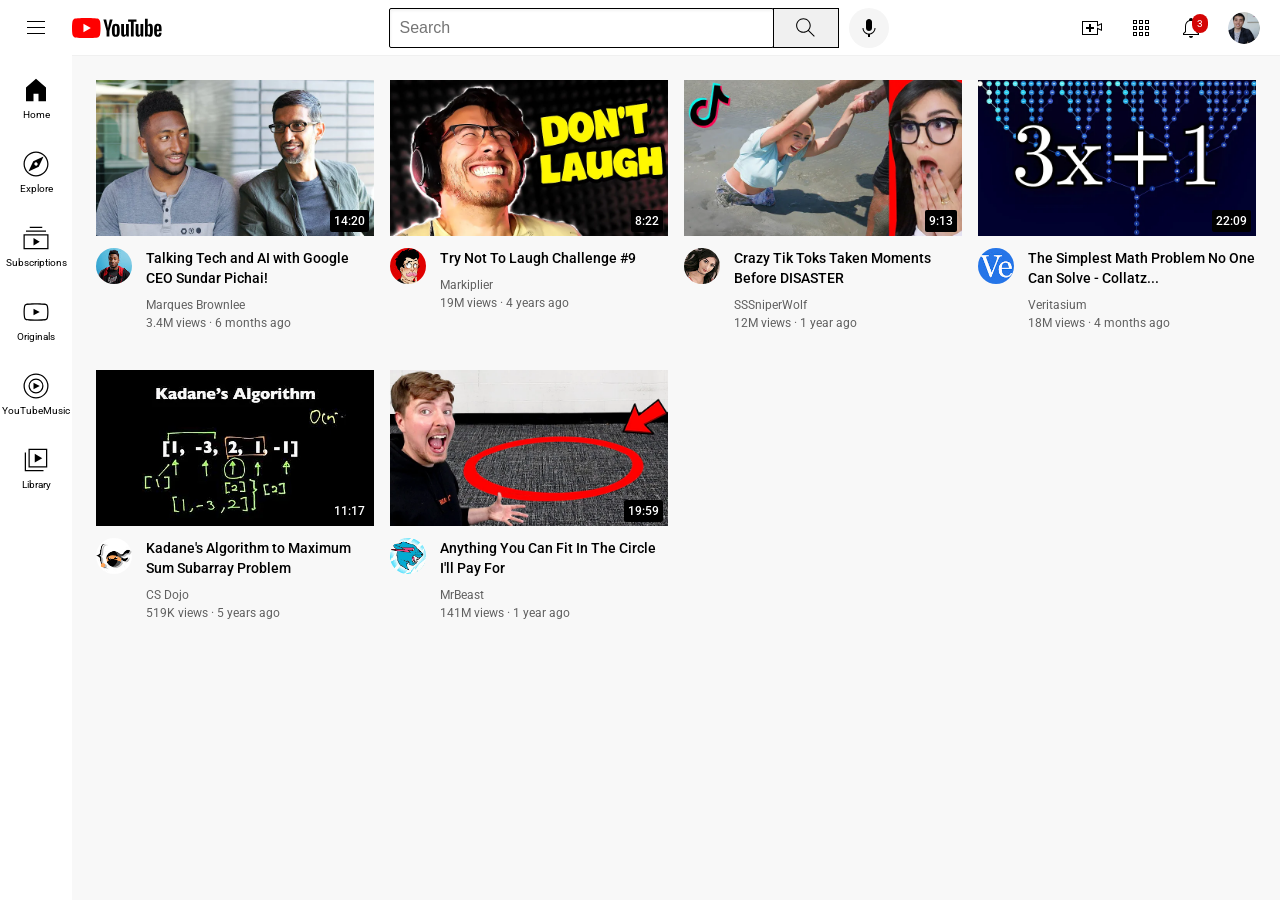
<file: index.html>
<!DOCTYPE html>
<html>
  <head>
    <title>YouTube.com Clone</title>
    <link rel="preconnect" href="https://fonts.googleapis.com">
    <link rel="preconnect" href="https://fonts.gstatic.com" crossorigin>
    <link href="https://fonts.googleapis.com/css2?family=Roboto:ital,wght@0,100;0,300;0,400;0,500;0,700;0,900;1,100;1,300;1,400;1,500;1,700;1,900&display=swap" rel="stylesheet">

    <link rel="stylesheet" href="styles/general.css">
    <link rel="stylesheet" href="styles/header.css">
    <link rel="stylesheet" href="styles/video.css">
    <link rel="stylesheet" href="styles/sidebar.css">
  </head>
  <body>
    <div class="header">
      <div class="left-section">
        <img class="hamburger-menu" src="icons/hamburger-menu.svg">
        <img class="youtube-logo" src="icons/youtube-logo.svg">
      </div>
      <div class="middle-section"><input class="search-bar" type="text" placeholder="Search">
          <button class="search-button">
          <img class="search-icon" src="icons/search.svg">
          <div class="tooltip">Search</div>
          </button>
          <button class="voice-search-button">
          <img class="voice-search-icon" src="icons/voice-search-icon.svg">
          <div class="tooltip">Search with your voice</div>
          </button>
        </div>
      <div class="right-section">
        <div class="upload-icon-container">
          <img class="upload-icon" src="icons/upload.svg">
          <div class="tooltip">Create</div>
        </div>
        <div class="youtube-apps-icon-container">
          <img class="youtube-apps-icon" src="icons/youtube-apps.svg">
          <div class="tooltip">YouTube apps</div>
        </div>
       <div class="notifications-icon-container">
        <div class="notifications-icon-container">
          <img class="notifications-icon" src="icons/notifications.svg">
        <div class="tooltip">Notifications</div>
        </div>
        <div class="notifications-count">3</div>
       </div>
       <img class="current-user-picture" src="channel-pictures/my-channel.jpeg">
      </div>
    </div>

      <div class="sidebar">
        <div class="sidebar-link">
          <img src="icons/home.svg">
          <div>Home</div>
        </div>
        <div class="sidebar-link">
          <img src="icons/explore.svg">
          <div>Explore</div>
        </div>
        <div class="sidebar-link">
          <img src="icons/subscriptions.svg">
          <div>Subscriptions</div>
        </div>
        <div class="sidebar-link">
          <img src="icons/originals.svg">
          <div>Originals</div>
        </div>
        <div class="sidebar-link">
          <img src="icons/youtube-music.svg">
          <div>YouTubeMusic</div>
        </div>
        <div class="sidebar-link">
          <img src="icons/library.svg">
          <div>Library</div>
        </div>
      </div>
    
      <div class="video-grid">
        <div class="video-preview">
          <div class="thumbnail-row">
            <img class="thumbnail" src="thumbnails/thumbnail-1 (1).webp">
            <div class="video-time">14:20</div>
          </div>
          
          <div class="video-info-grid">
              <div class="channel-picture">
                <img class="profile-picture" src="channel-pictures/channel-1.jpeg">
              </div>
            <div class="video-info">
              <p class="video-title">
              Talking Tech and AI with Google CEO Sundar Pichai!
              </p>
              <p class="video-author">
              Marques Brownlee
              </p>
              <p class="video-stat">
              3.4M views &#183; 6 months ago
              </p>
            </div> 
        </div>
      </div>

      <div class="video-preview">
        <div class="thumbnail-row">
              <img class="thumbnail" src="thumbnails/thumbnail-2.webp">
              <div class="video-time">8:22</div>
            </div>
          <div class="video-info-grid">
            <div class="channel-picture">
            <img class="profile-picture" src="channel-pictures/channel-2.jpeg">
            </div>
            <div class="video-info">
            <p class="video-title">
              Try Not To Laugh Challenge #9
            </p>
            <p class="video-author">
              Markiplier
            </p>
            <p class="video-stat">
              19M views &#183; 4 years ago
            </p>
          </div> 
        </div> 
      </div>

      <div class="video-preview">
        <div class="thumbnail-row">
          <img class="thumbnail" src="thumbnails/thumbnail-3.webp">
          <div class="video-time">9:13</div>
        </div>
        <div class="video-info-grid">
            <div class="channel-picture">
              <img class="profile-picture" src="channel-pictures/channel-3.jpeg">
            </div>
          <div class="video-info">
            <p class="video-title">
            Crazy Tik Toks Taken Moments Before DISASTER
            </p>
            <p class="video-author">
              SSSniperWolf
            </p>
            <p class="video-stat">
              12M views &#183; 1 year ago
            </p>
          </div> 
      </div>
    </div>

  <div class="video-preview">
    <div class="thumbnail-row">
          <img class="thumbnail" src="thumbnails/thumbnail-4.webp">
          <div class="video-time">22:09</div>
        </div>
      <div class="video-info-grid">
        <div class="channel-picture">
        <img class="profile-picture" src="channel-pictures/channel-4.jpeg">
        </div>
        <div class="video-info">
        <p class="video-title">
          The Simplest Math Problem No One Can Solve - Collatz&#46;&#46;&#46;
        </p>
        <p class="video-author">
          Veritasium
        </p>
        <p class="video-stat">
          18M views &#183; 4 months ago
        </p>
      </div> 
    </div> 
  </div>

  <div class="video-preview">
    <div class="thumbnail-row">
      <img class="thumbnail" src="thumbnails/thumbnail-5.webp">
      <div class="video-time">11:17</div>
    </div>
    <div class="video-info-grid">
        <div class="channel-picture">
          <img class="profile-picture" src="channel-pictures/channel-5.jpeg">
        </div>
      <div class="video-info">
        <p class="video-title">
          Kadane's Algorithm to Maximum Sum Subarray Problem
        </p>
        <p class="video-author">
          CS Dojo
        </p>
        <p class="video-stat">
          519K views &#183; 5 years ago
        </p>
      </div> 
  </div>
</div>

<div class="video-preview">
  <div class="thumbnail-row">
        <img class="thumbnail" src="thumbnails/thumbnail-6.webp">
        <div class="video-time">19:59</div>
      </div>
    <div class="video-info-grid">
      <div class="channel-picture">
      <img class="profile-picture" src="channel-pictures/channel-6.jpeg">
      </div>
      <div class="video-info">
      <p class="video-title">
        Anything You Can Fit In The Circle I&#39;ll Pay For
      </p>
      <p class="video-author">
        MrBeast
      </p>
      <p class="video-stat">
        141M views &#183; 1 year ago
      </p>
    </div> 
  </div> 
</div>
    </div>

    
  </body>
</html>
</file>
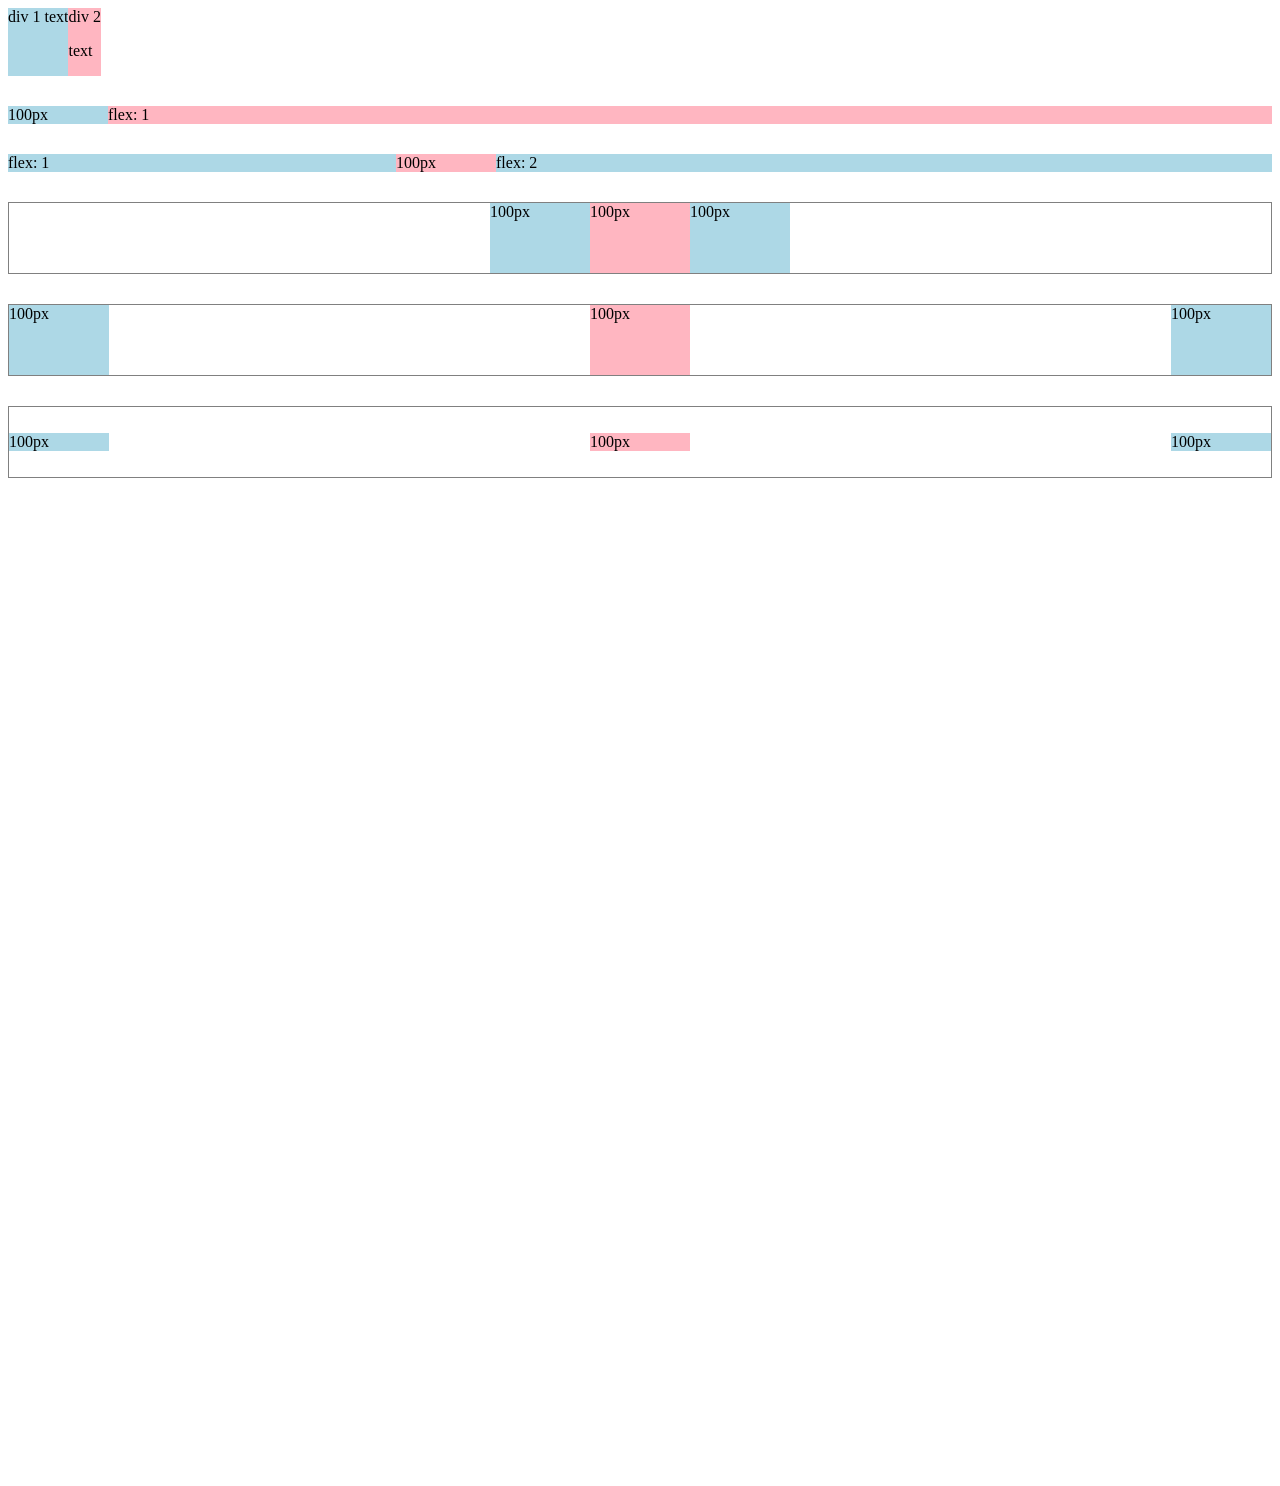
<file: flexbox.html>
<!DOCTYPE html>
<html>
  <head>
    <title>Flexbox Practice</title>
  </head>
  <body style="padding-bottom: 1000px;">
    <div style="
      display: flex;
      flex-direction: row;">
      <div style="background-color: lightblue;">div 1 text</div>
      <div style="background-color: lightpink;">div 2 <p>text</p></div>
    </div>
        <div style="
        margin-top: 30px;
        display: flex;
        flex-direction: row;">
        <div style="background-color: lightblue; width: 100px;">100px</div>
        <div style="background-color: lightpink; flex: 1;">flex: 1</div>
        </div>
      <div style="
        margin-top: 30px;
        display: flex;
        flex-direction: row;">
        <div style="background-color: lightblue; flex: 1;">flex: 1</div>
        <div style="background-color: lightpink; width: 100px;">100px</div>
        <div style="background-color: lightblue; flex: 2;">flex: 2</div>
      </div>

        <div style="
          margin-top: 30px;
          height: 70px;
          border-width: 1px;
          border-style: solid;
          border-color: gray;
          display: flex;
          flex-direction: row;
          justify-content: center;">
          <div style="background-color: lightblue; width: 100px;">100px</div>
          <div style="background-color: lightpink; width: 100px;">100px</div>
          <div style="background-color: lightblue; width: 100px;">100px</div>
        </div>

          <div style="
            margin-top: 30px;
            height: 70px;
            border-width: 1px;
            border-style: solid;
            border-color: gray;
            display: flex;
            flex-direction: row;
            justify-content: space-between;">
            <div style="background-color: lightblue; width: 100px;">100px</div>
            <div style="background-color: lightpink; width: 100px;">100px</div>
            <div style="background-color: lightblue; width: 100px;">100px</div>
          </div>

            <div style="
              margin-top: 30px;
              height: 70px;
              border-width: 1px;
              border-style: solid;
              border-color: gray;
              display: flex;
              flex-direction: row;
              justify-content: space-between;
              align-items: center;">
              <div style="background-color: lightblue; width: 100px;">100px</div>
              <div style="background-color: lightpink; width: 100px;">100px</div>
              <div style="background-color: lightblue; width: 100px;">100px</div>
            </div>
  </body>
</html>
</file>
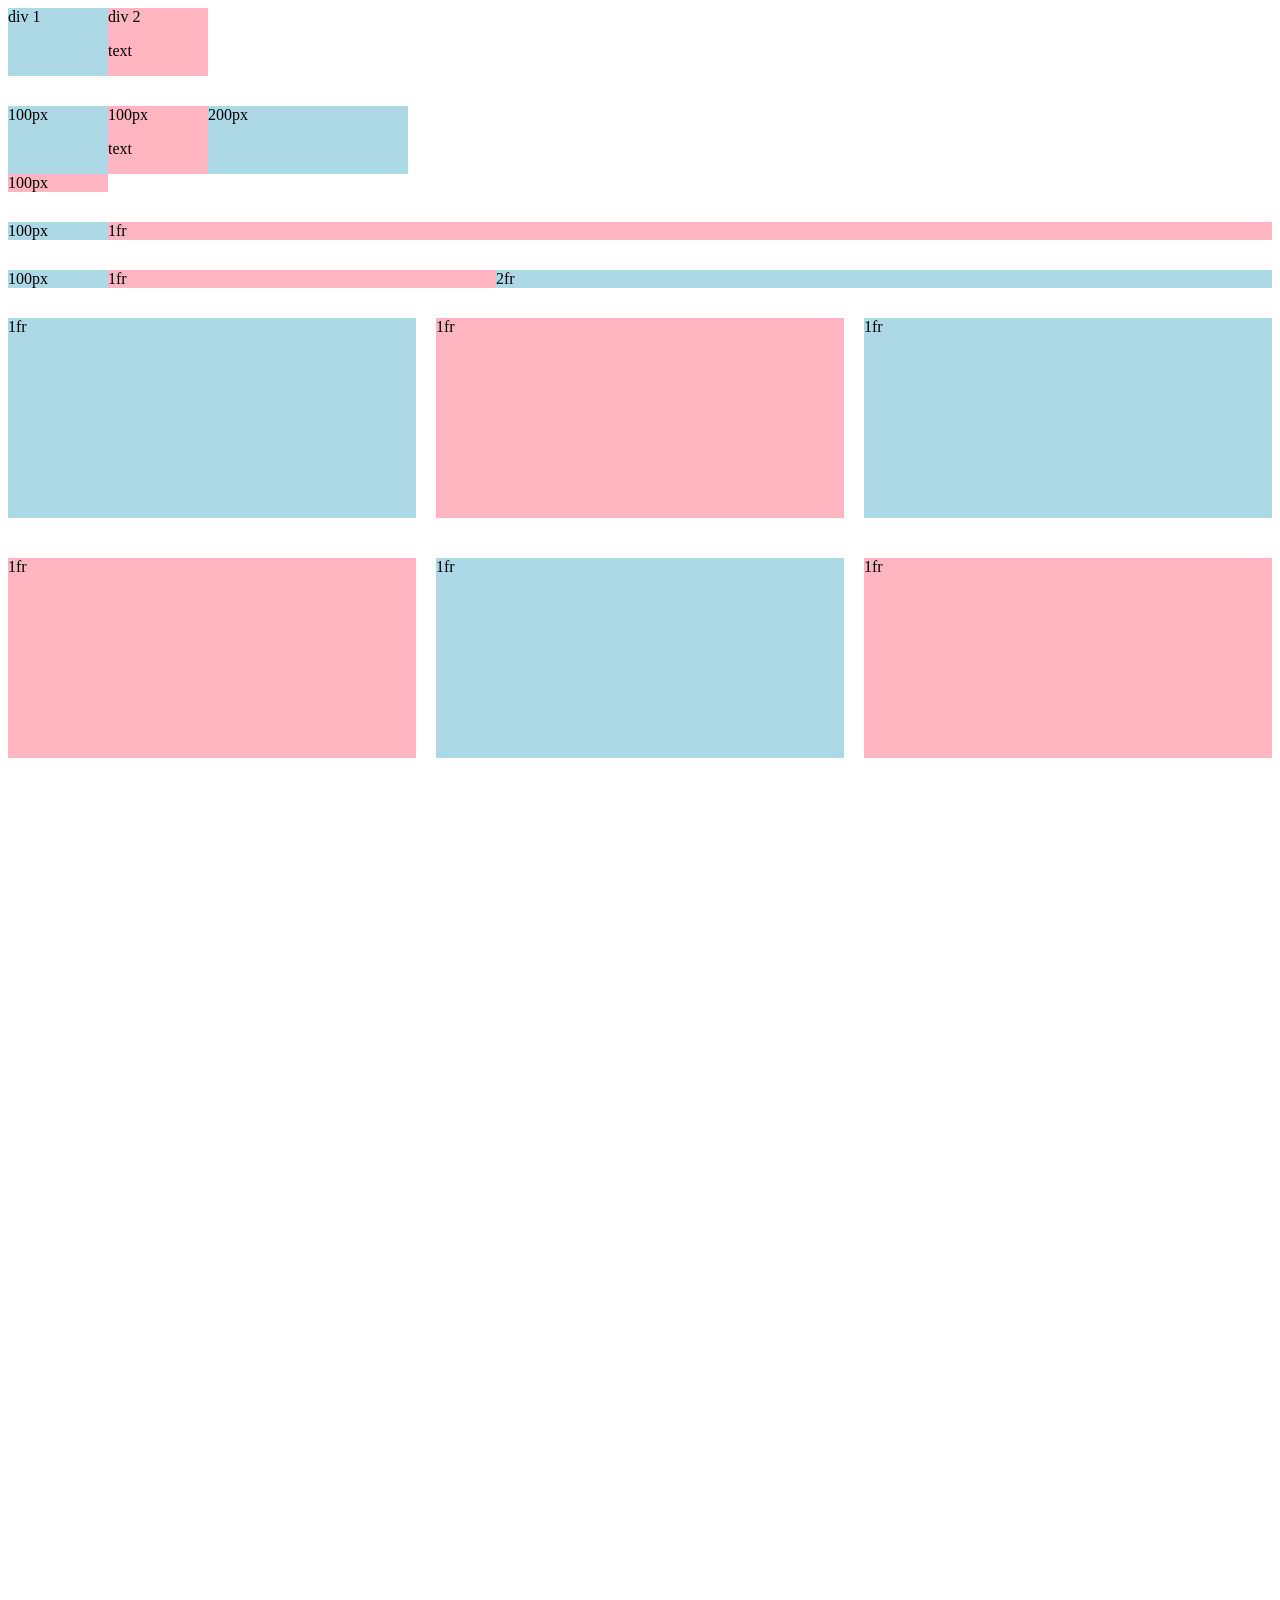
<file: grid.html>
<!DOCTYPE html>
<html>
  <head>
    <title>Grid Practice</title>
  </head>
  <body style="padding-bottom: 1000px;">
    <div style="
      display: grid;
      grid-template-columns: 100px 100px;">
      <div style="background-color: lightblue;">div 1</div>
      <div style="background-color: lightpink;">div 2 <p>text</p></div>
    </div>

    <div style="
      display: grid;
      grid-template-columns: 100px 100px 200px;
      margin-top: 30px;">
      <div style="background-color: lightblue;">100px</div>
      <div style="background-color: lightpink;">100px <p>text</p></div>
      <div style="background-color: lightblue;">200px</div>
      <div style="background-color: lightpink;">100px</div>
    </div>

    <div style="
    display: grid;
    grid-template-columns: 100px 1fr;
    margin-top: 30px;">
      <div style="background-color: lightblue;">100px</div>
      <div style="background-color: lightpink;">1fr</div>
    </div>

    <div style="
      display: grid;
      grid-template-columns: 100px 1fr 2fr;
      margin-top: 30px;">
        <div style="background-color: lightblue;">100px</div>
        <div style="background-color: lightpink;">1fr</div>
        <div style="background-color: lightblue;">2fr</div>
    </div>

        <div style="
        display: grid;
        grid-template-columns: 1fr 1fr 1fr;
        margin-top: 30px;
        column-gap: 20px;
        row-gap: 40px;">
          <div style="background-color: lightblue; height: 200px;">1fr</div>
          <div style="background-color: lightpink; height: 200px">1fr</div>
          <div style="background-color: lightblue; height: 200px">1fr</div>
          <div style="background-color: lightpink; height: 200px">1fr</div>
          <div style="background-color: lightblue; height: 200px">1fr</div>
          <div style="background-color: lightpink; height: 200px">1fr</div>
        </div>
</body>
</html>
</file>
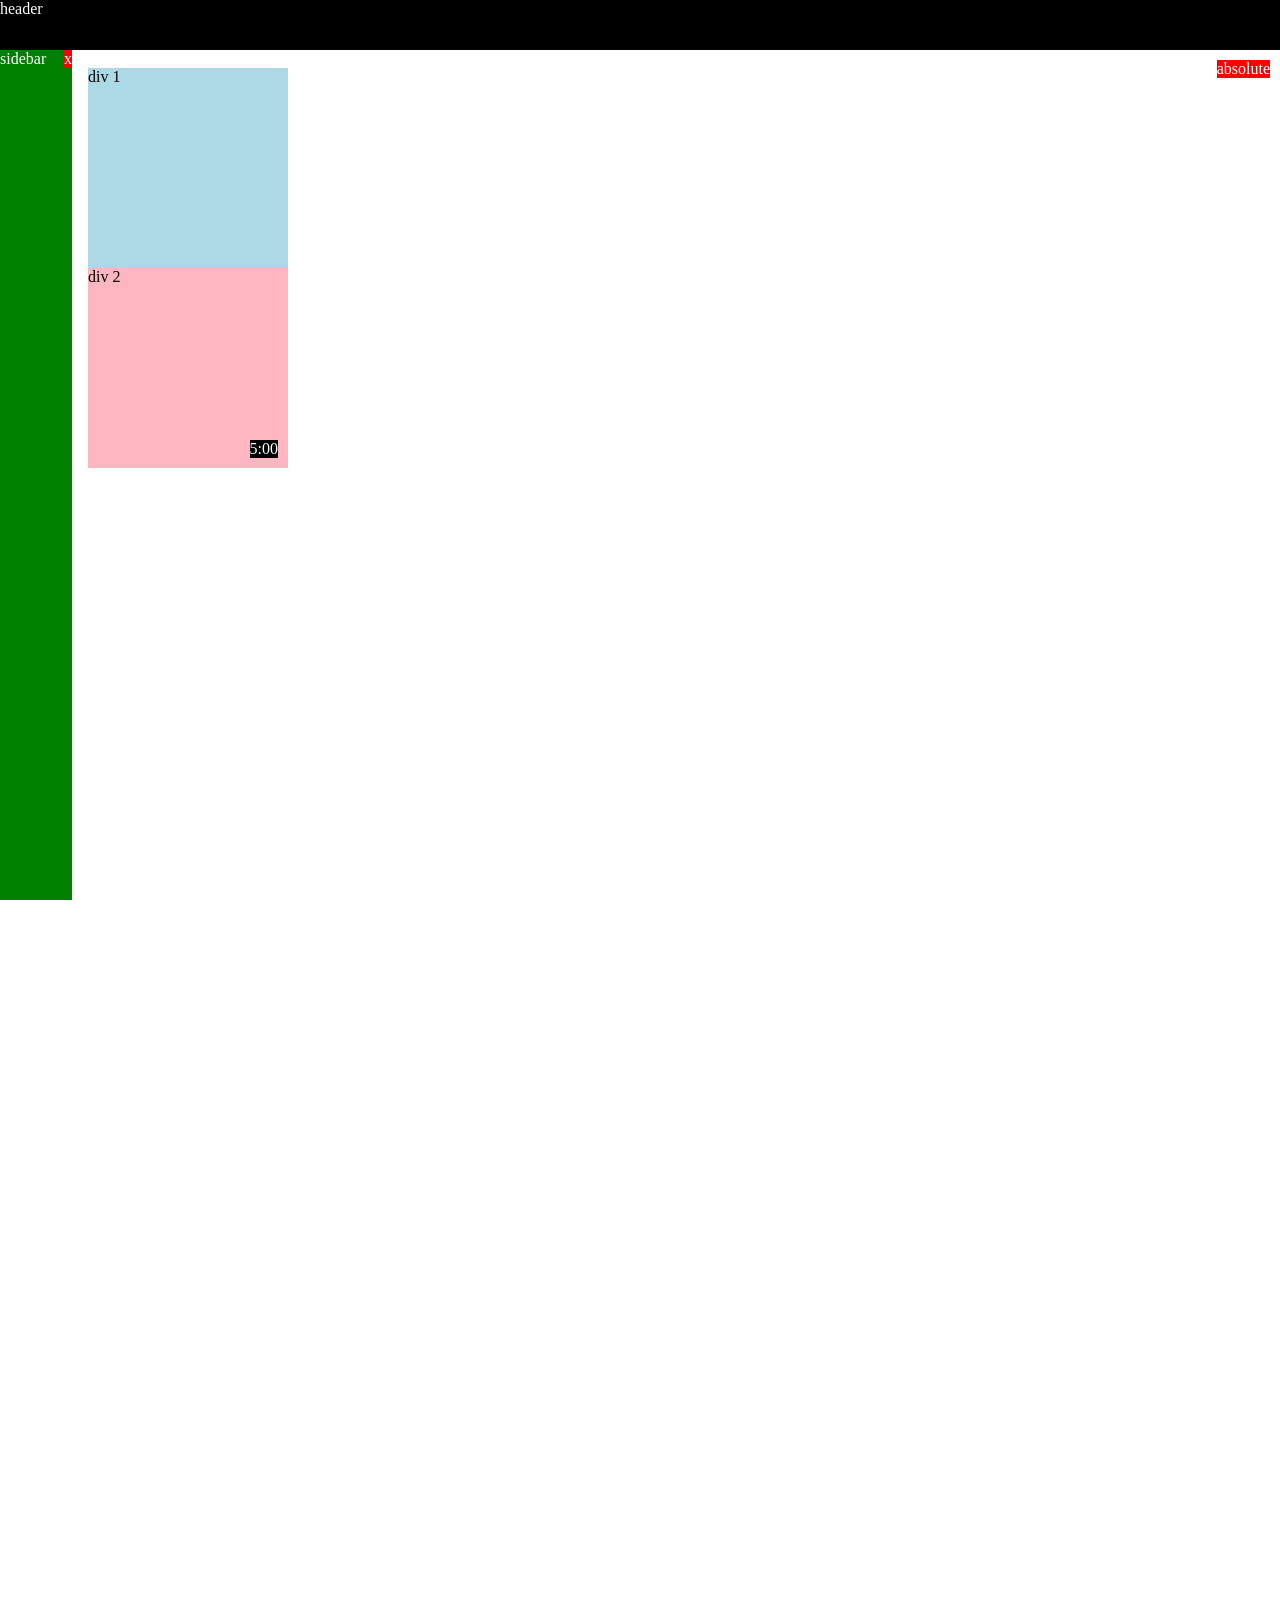
<file: position.html>
<!DOCTYPE html>
<html>
  <head>
    <title>Position Practice</title>
  </head>
  <body style="
    height: 3000px;
    padding-top: 60px;
    padding-left: 80px;">
    <div style="
      background-color:black;
      color: white;
      position: fixed;
      top: 0;
      left: 0;
      right: 0;
      height: 50px;
      z-index: 100;
      ">header
    </div>

    <div style="
      background-color: green;
      color: white;
      position: fixed;
      left: 0;
      bottom: 0;
      top: 50px;
      width: 72px;">
        sidebar

        <div style="
        position: absolute;
        background-color: red;
        color: white;
        top: 0;
        right: 0;">
          x
      </div>
    </div>

      <div style="
        position: absolute;
        background-color: red;
        color: white;
        top: 60px;
        right: 10px;">
          absolute
      </div>

    <div style="
      background-color: lightblue;
      height: 200px;
      width: 200px;
      position: static;
      ">div 1
    </div>
    <div style="
      background-color: lightpink;
      height: 200px;
      width: 200px;
      position: relative;"


      
      >div 2

      <div style="
        position: absolute;
        background-color: black;
        color: white;
        bottom: 10px;
        right: 10px;">
          5:00
        </div>
    </div>
  </body>
</html>
</file>
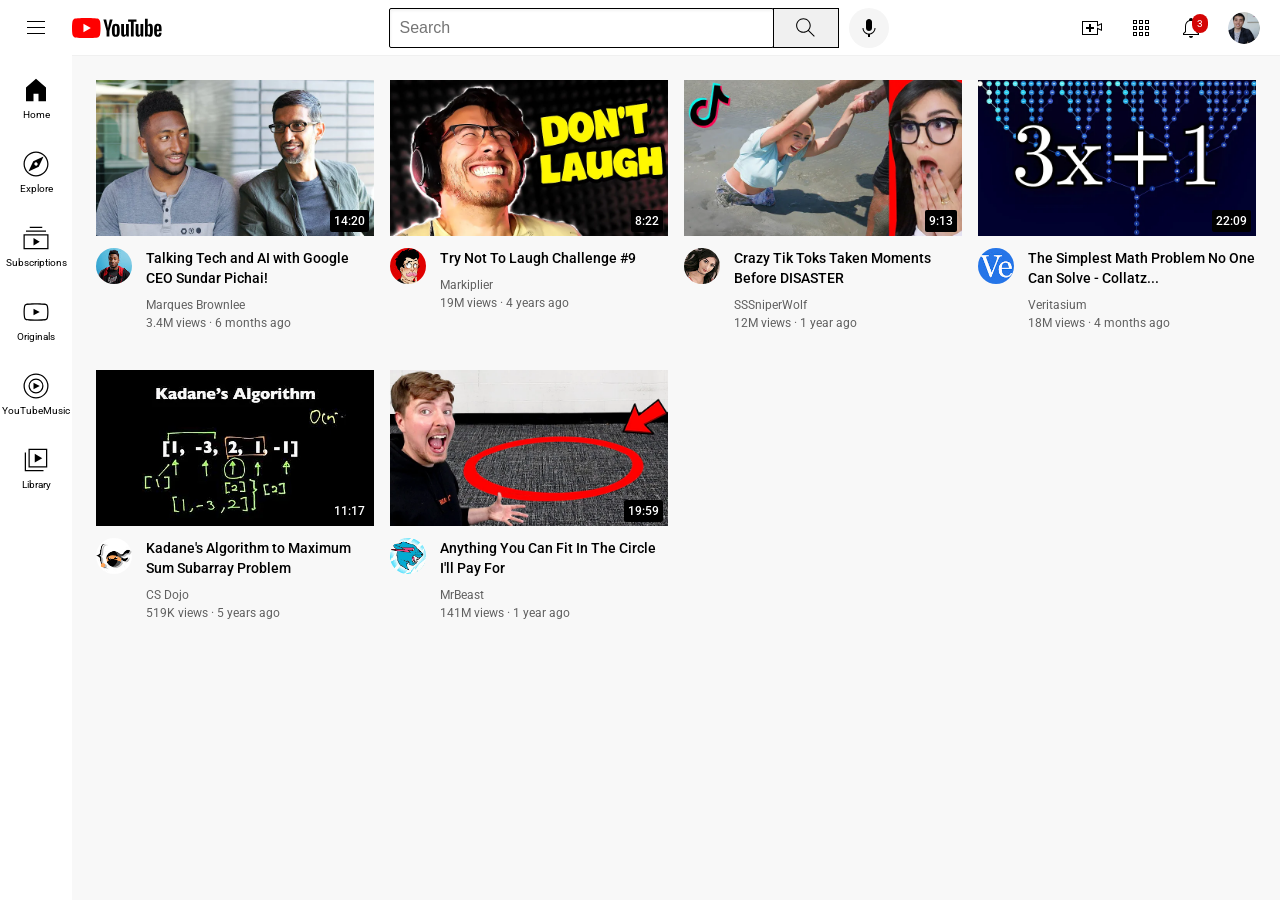
<file: youtube.html>
<!DOCTYPE html>
<html>
  <head>
    <title>YouTube.com Clone</title>
    <link rel="preconnect" href="https://fonts.googleapis.com">
    <link rel="preconnect" href="https://fonts.gstatic.com" crossorigin>
    <link href="https://fonts.googleapis.com/css2?family=Roboto:ital,wght@0,100;0,300;0,400;0,500;0,700;0,900;1,100;1,300;1,400;1,500;1,700;1,900&display=swap" rel="stylesheet">

    <link rel="stylesheet" href="styles/general.css">
    <link rel="stylesheet" href="styles/header.css">
    <link rel="stylesheet" href="styles/video.css">
    <link rel="stylesheet" href="styles/sidebar.css">
  </head>
  <body>
    <div class="header">
      <div class="left-section">
        <img class="hamburger-menu" src="icons/hamburger-menu.svg">
        <img class="youtube-logo" src="icons/youtube-logo.svg">
      </div>
      <div class="middle-section"><input class="search-bar" type="text" placeholder="Search">
          <button class="search-button">
          <img class="search-icon" src="icons/search.svg">
          <div class="tooltip">Search</div>
          </button>
          <button class="voice-search-button">
          <img class="voice-search-icon" src="icons/voice-search-icon.svg">
          <div class="tooltip">Search with your voice</div>
          </button>
        </div>
      <div class="right-section">
        <div class="upload-icon-container">
          <img class="upload-icon" src="icons/upload.svg">
          <div class="tooltip">Create</div>
        </div>
        <div class="youtube-apps-icon-container">
          <img class="youtube-apps-icon" src="icons/youtube-apps.svg">
          <div class="tooltip">YouTube apps</div>
        </div>
       <div class="notifications-icon-container">
        <div class="notifications-icon-container">
          <img class="notifications-icon" src="icons/notifications.svg">
        <div class="tooltip">Notifications</div>
        </div>
        <div class="notifications-count">3</div>
       </div>
       <img class="current-user-picture" src="channel-pictures/my-channel.jpeg">
      </div>
    </div>

      <div class="sidebar">
        <div class="sidebar-link">
          <img src="icons/home.svg">
          <div>Home</div>
        </div>
        <div class="sidebar-link">
          <img src="icons/explore.svg">
          <div>Explore</div>
        </div>
        <div class="sidebar-link">
          <img src="icons/subscriptions.svg">
          <div>Subscriptions</div>
        </div>
        <div class="sidebar-link">
          <img src="icons/originals.svg">
          <div>Originals</div>
        </div>
        <div class="sidebar-link">
          <img src="icons/youtube-music.svg">
          <div>YouTubeMusic</div>
        </div>
        <div class="sidebar-link">
          <img src="icons/library.svg">
          <div>Library</div>
        </div>
      </div>
    
      <div class="video-grid">
        <div class="video-preview">
          <div class="thumbnail-row">
            <img class="thumbnail" src="thumbnails/thumbnail-1 (1).webp">
            <div class="video-time">14:20</div>
          </div>
          
          <div class="video-info-grid">
              <div class="channel-picture">
                <img class="profile-picture" src="channel-pictures/channel-1.jpeg">
              </div>
            <div class="video-info">
              <p class="video-title">
              Talking Tech and AI with Google CEO Sundar Pichai!
              </p>
              <p class="video-author">
              Marques Brownlee
              </p>
              <p class="video-stat">
              3.4M views &#183; 6 months ago
              </p>
            </div> 
        </div>
      </div>

      <div class="video-preview">
        <div class="thumbnail-row">
              <img class="thumbnail" src="thumbnails/thumbnail-2.webp">
              <div class="video-time">8:22</div>
            </div>
          <div class="video-info-grid">
            <div class="channel-picture">
            <img class="profile-picture" src="channel-pictures/channel-2.jpeg">
            </div>
            <div class="video-info">
            <p class="video-title">
              Try Not To Laugh Challenge #9
            </p>
            <p class="video-author">
              Markiplier
            </p>
            <p class="video-stat">
              19M views &#183; 4 years ago
            </p>
          </div> 
        </div> 
      </div>

      <div class="video-preview">
        <div class="thumbnail-row">
          <img class="thumbnail" src="thumbnails/thumbnail-3.webp">
          <div class="video-time">9:13</div>
        </div>
        <div class="video-info-grid">
            <div class="channel-picture">
              <img class="profile-picture" src="channel-pictures/channel-3.jpeg">
            </div>
          <div class="video-info">
            <p class="video-title">
            Crazy Tik Toks Taken Moments Before DISASTER
            </p>
            <p class="video-author">
              SSSniperWolf
            </p>
            <p class="video-stat">
              12M views &#183; 1 year ago
            </p>
          </div> 
      </div>
    </div>

  <div class="video-preview">
    <div class="thumbnail-row">
          <img class="thumbnail" src="thumbnails/thumbnail-4.webp">
          <div class="video-time">22:09</div>
        </div>
      <div class="video-info-grid">
        <div class="channel-picture">
        <img class="profile-picture" src="channel-pictures/channel-4.jpeg">
        </div>
        <div class="video-info">
        <p class="video-title">
          The Simplest Math Problem No One Can Solve - Collatz&#46;&#46;&#46;
        </p>
        <p class="video-author">
          Veritasium
        </p>
        <p class="video-stat">
          18M views &#183; 4 months ago
        </p>
      </div> 
    </div> 
  </div>

  <div class="video-preview">
    <div class="thumbnail-row">
      <img class="thumbnail" src="thumbnails/thumbnail-5.webp">
      <div class="video-time">11:17</div>
    </div>
    <div class="video-info-grid">
        <div class="channel-picture">
          <img class="profile-picture" src="channel-pictures/channel-5.jpeg">
        </div>
      <div class="video-info">
        <p class="video-title">
          Kadane's Algorithm to Maximum Sum Subarray Problem
        </p>
        <p class="video-author">
          CS Dojo
        </p>
        <p class="video-stat">
          519K views &#183; 5 years ago
        </p>
      </div> 
  </div>
</div>

<div class="video-preview">
  <div class="thumbnail-row">
        <img class="thumbnail" src="thumbnails/thumbnail-6.webp">
        <div class="video-time">19:59</div>
      </div>
    <div class="video-info-grid">
      <div class="channel-picture">
      <img class="profile-picture" src="channel-pictures/channel-6.jpeg">
      </div>
      <div class="video-info">
      <p class="video-title">
        Anything You Can Fit In The Circle I&#39;ll Pay For
      </p>
      <p class="video-author">
        MrBeast
      </p>
      <p class="video-stat">
        141M views &#183; 1 year ago
      </p>
    </div> 
  </div> 
</div>
    </div>

    
  </body>
</html>
</file>
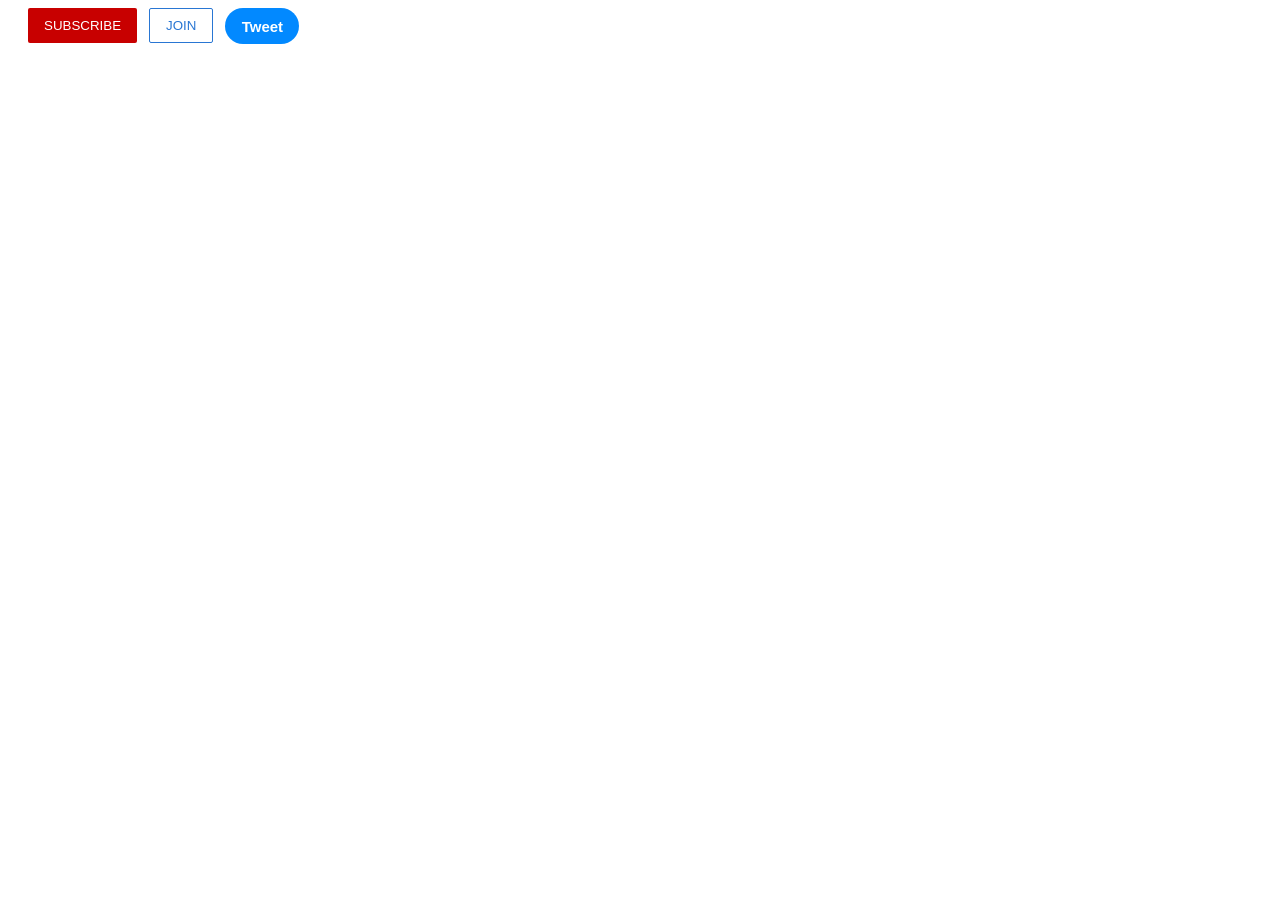
<file: intro-to-html/button.html>
<!DOCTYPE html>
<html>
  <head>
       <title>Button Practice</title>
    <link rel="stylesheet" href="styles/buttons.css">
  </head>
    <body>
      <button class="subscribe-button">
        SUBSCRIBE
      </button>
      <button class="join-button">
        JOIN
      </button>
      <button class="tweet-button">
        Tweet
      </button> 
    </body>
 
</html>
</file>
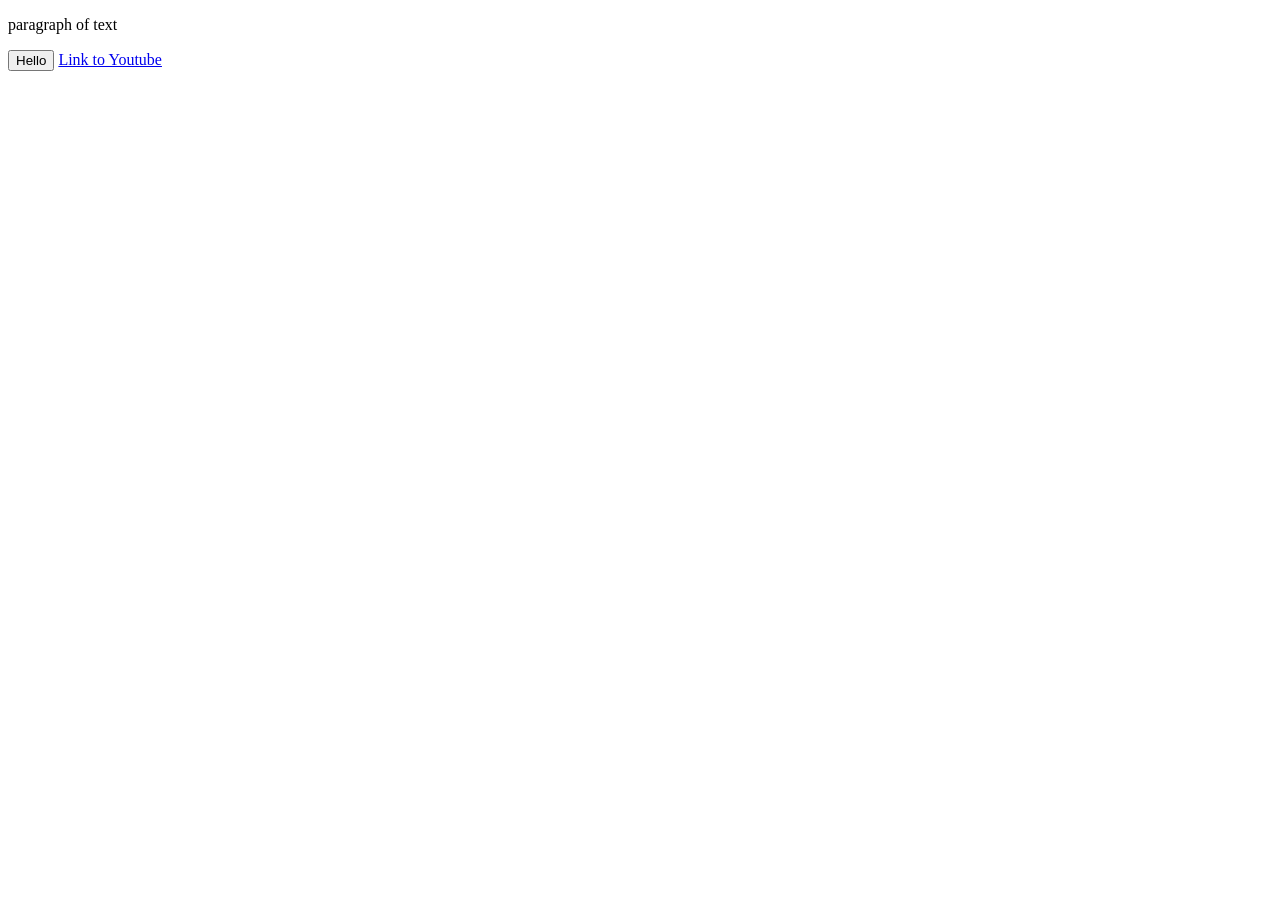
<file: intro-to-html/logojay.html>
<!DOCTYPE html>
<html>
  <head>
    <title>First Website</title>
  </head>
    <body>
      <p>paragraph of text</p>
      <button>Hello</button>
      <a href="https://www.youtube.com/" target="_blank">Link to Youtube</a>
    </body>
</html>
</file>
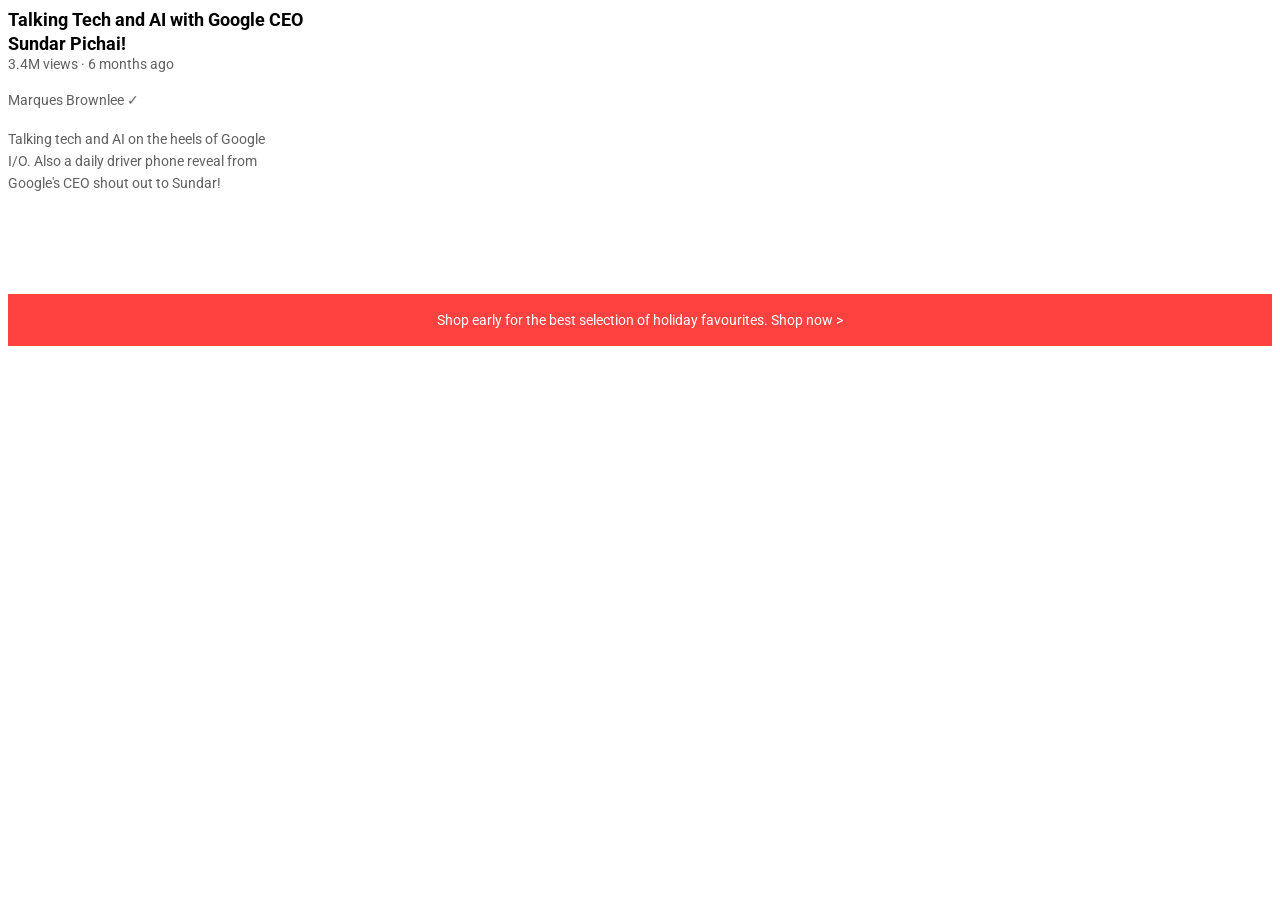
<file: intro-to-html/text.html>
<!DOCTYPE html>
<html>
  <head>
    <title>Text Practice</title>
    <link rel="preconnect" href="https://fonts.googleapis.com">
<link rel="preconnect" href="https://fonts.gstatic.com" crossorigin>
<link href="https://fonts.googleapis.com/css2?family=Roboto:ital,wght@0,100;0,300;0,400;0,500;0,700;0,900;1,100;1,300;1,400;1,500;1,700;1,900&display=swap" rel="stylesheet">

    <link rel="stylesheet" href="styles/text.css">
  <body>
    <p class="video-title">
      Talking Tech and AI with Google CEO Sundar Pichai!
    </p>
    
    <p class="video-stats">
      3.4M views &#183; 6 months ago
    </p>
    
    <p class="video-author">
      Marques Brownlee &#10003;
    </p>
    
    <p class="video-description">
      Talking tech and AI on the heels of Google I/O. Also a daily driver phone reveal from Google's CEO
      shout out to Sundar!
    </p>
    
    <p class="apple-text">
      Shop early for the best selection of holiday favourites. <span class="shop-link">Shop now &gt;</span>
    </p>
  </body>
    
</html>
</file>
<file: styles/general.css>
p {
  margin-top: 0;
  margin-bottom: 0;

}

body {
  font-family: Roboto, Arial;
  margin: 0;
  padding-top: 80px;
  padding-left: 96px;
  padding-right: 24px;
  background-color: rgb(248, 248, 248);
}
</file>
<file: styles/header.css>
.header {
  height: 55px;

  display: flex;
  flex-direction: row;
  justify-content: space-between;

  position: fixed;
  top: 0;
  left: 0;
  right: 0;
  z-index: 100;

  background-color: white;
  border-bottom-width: 1px;
  border-bottom-style: solid;
  border-bottom-color: rgb(240, 240, 240);
}

.left-section {
  display: flex;
  align-items: center;
}

.middle-section {
  flex: 1;
  margin-left: 70px;
  margin-right: 35px;
  max-width: 500px;
  display: flex;
  align-items: center;
}

.search-bar {
  flex: 1;
  height: 36px;
  padding-left: 10px;
  font-size: 16px; 
  border: 1px solid ; rgb(192, 192 192);
  border-radius: 2px;
  box-shadow: inset 1px 2px 3px rgb(0, 0, 0, 0.05);
  width: 0;
}

.search-bar::placeholder {
  font-size: 16px;
}

.search-button {
  height: 40px;
  width: 66px;
  background-color: rgb(240, 240, 240);
  border-width: 1px;
  border-style: solid;
  border-color: rgb(192, 192 192);
  margin-left: -1px;
  margin-right: 10px;

}

  .search-button, 
  .voice-search-button,
  .upload-icon-container,
  .youtube-apps-icon-container,
  .notifications-icon-container {
  display: flex;
  justify-content: center;
  align-items: center;
  position: relative;
  cursor: pointer;
}

.search-button .tooltip,
.voice-search-button .tooltip,
.upload-icon-container .tooltip,
.youtube-apps-icon-container .tooltip,
.notifications-icon-container .tooltip {
  position: absolute;
  background-color: gray;
  color: white;
  padding-left: 8px;
  padding-top: 4px;
  padding-bottom: 4px;
  padding-right: 8px;
  border-radius: 2px;
  font-size: 12px;
  bottom: -30px;
  opacity: 0;
  transition: opacity 0.15s;
  pointer-events: none;
  white-space: nowrap;
}

.search-button:hover .tooltip,
.voice-search-button:hover .tooltip,
.upload-icon-container:hover .tooltip,
.youtube-apps-icon-container:hover .tooltip,
.notifications-icon-container:hover .tooltip  {
  opacity: 1;
}

.search-icon {
  height: 25px;
}

.voice-search-button {
  height: 40px;
  width: 40px;
  border-radius: 20px;
  border: none;
  background-color: rgb(245, 245, 245);
}

.voice-search-icon {
  height: 24px;
  
}


.right-section {
  width: 180px;
  display: flex;
  margin-right: 20px;
  align-items: center;
  justify-content: space-between;
  flex-shrink: 0;
}

.upload-icon {
  height: 24px;
}

.youtube-apps-icon {
  height: 24px;
}

.notifications-icon {
  height: 24px;
}

.notifications-icon-container {
  position: relative;
}

.notifications-count {
  position: absolute;
  top: -2px;
  right: -5px;
  background-color: rgb(212, 5, 5);
  color: white;
  font-size: 10px;
  padding-left: 5px;
  padding-right: 5px;
  padding-top: 4px;
  padding-bottom: 4px;
  border-radius: 10px;
}

.current-user-picture {
  height: 32px;
  border-radius: 16px;
}
.hamburger-menu {
  height: 24px;
  margin-left: 24px;
  margin-right: 24px;
}

.youtube-logo {
  height: 20px;
}
</file>
<file: styles/video.css>
.thumbnail {
  width: 100%;
}

.profile-picture {
  width: 36px;
  border-radius: 50px;
}

.video-title {
  margin-top: 0;
  font-size: 14px;
  font-weight: 500;
  line-height: 20px;
  margin-bottom: 10px;
}

.thumbnail-row {
  margin-bottom: 8px;
  position: relative;
}

.video-author,
.video-stat {
  font-size: 12px;
  color: rgb(96, 96, 96);
}

.video-author {
  margin-bottom: 4px;
}

.video-info-grid {
  display: grid;
  grid-template-columns: 50px 1fr;
}

.video-grid {
  display: grid;
  grid-template-columns: 1fr 1fr 1fr;
  column-gap: 16px;
  row-gap: 40px;
}

@media (max-width: 750px) {
  .video-grid {
    grid-template-columns: 1fr 1fr;
  }
}

@midea (min-width: 751px) and (max-width: 999px) {
  .video-grid {
    grid-template-columns: 1fr 1fr 1fr;
  }
}

@media (min-width: 1000px) {
  .video-grid {
    grid-template-columns: 1fr 1fr 1fr 1fr;
  }
}

.video-time {
  font-size: 12px;
  font-weight: 500;
  padding: 4px;
  border-radius: 2px;
  background-color: black;
  color: white;
  position: absolute;
  bottom: 8px;
  right: 5px;
}
</file>
<file: styles/sidebar.css>
.sidebar {
  position: fixed;
  left: 0;
  bottom: 0;
  top: 55px;
  background-color: white;
  width: 72px;
  z-index: 200;
  padding-top: 5px;
  
}

.sidebar-link {
  height: 74px;
  display: flex;
  justify-content: center;
  align-items: center;
  flex-direction: column;
  cursor: pointer;
}

.sidebar-link:hover {
  background-color: rgb(235, 235, 235);
}

.sidebar-link img {
  height: 30px;
  margin-bottom: 4px;
}

.sidebar-link div {
  font-size: 10px;
}
</file>
<file: intro-to-html/styles/buttons.css>
.subscribe-button{
        background-color:rgb(200, 0, 0);
        color:white;
        border:none;
        border-radius: 2px;
        cursor:pointer;
        margin-right: 8px;
        margin-left: 20px;
        padding-top: 10px;
        padding-bottom: 10px;
        padding-left: 16px;
        padding-right: 16px;
        transition: opacity 0.15s;
        vertical-align: top;
      }
      .subscribe-button:hover{
        opacity: 0.8;
      }
      .subscribe-button:active{
       opacity: 0.5; 
      }
      .join-button{
        background-color: white;
        border-color: rgb(41, 118, 211);
        border-style: solid;
        border-width: 1px;
        color:rgb(41, 118, 211);
        border-radius: 2px;
        cursor: pointer;
        transition: bac 0.15s,kground-color
        color 0.15s;
        padding-top: 9px;
        padding-bottom: 9px;
        padding-left: 16px;
        padding-right: 16px;
        
      }
      .join-button:hover {
      background-color:rgb(41, 118, 211);
      color: white;
      }
    
      .join-button:active {
        opacity: 0.7;
      }
    
      .tweet-button{
        background-color: rgb(2, 137, 255);
        color:white;
        border: none;
        height: 36px;
        width: 74px;
        border-radius: 18px;
        font-weight: bold;
        font-size: 15px;
        cursor: pointer;
        margin-left: 8px;
        transition: box-shadow 0.15s;
        vertical-align: top;
      }
    
      .tweet-button:hover {
        box-shadow: 5px 5px 10px rgba(0, 0, 0, 0.15);
      }
</file>
<file: intro-to-html/styles/text.css>
p {
      font-family: Roboto;
      margin-top: 0;
      margin-bottom: 0;
      }
      
        .video-title{
          font-weight: bold;
          font-size: 18px;
          width: 300px;
          line-height: 24px;
          margin-bottom: 5;
        }
      
        .video-stats{
          font-size: 14px;
          color:rgb(96, 96, 96);
          margin-bottom: 20px;
        }
      
        .video-author{
          color:rgb(96, 96, 96);
          font-size: 14px;
          margin-bottom: 20px;
        }
         
         .video-description{
          color:rgb(96, 96, 96);
          font-size: 14px;
          width: 280px;
          line-height: 22px;
          margin-bottom: 100px;
         }
      
         .apple-text{
          margin-bottom: 50px;
          font-size: 14px;
          background-color: rgb(277, 65, 64);
          color: white;
          text-align: center;
          padding-top: 18px;
          padding-bottom: 18px;
         }
      
         .shop-link{
          cursor:pointer;
      
         }
      
         .shop-link:hover {
          text-decoration: underline;
         }
</file>
